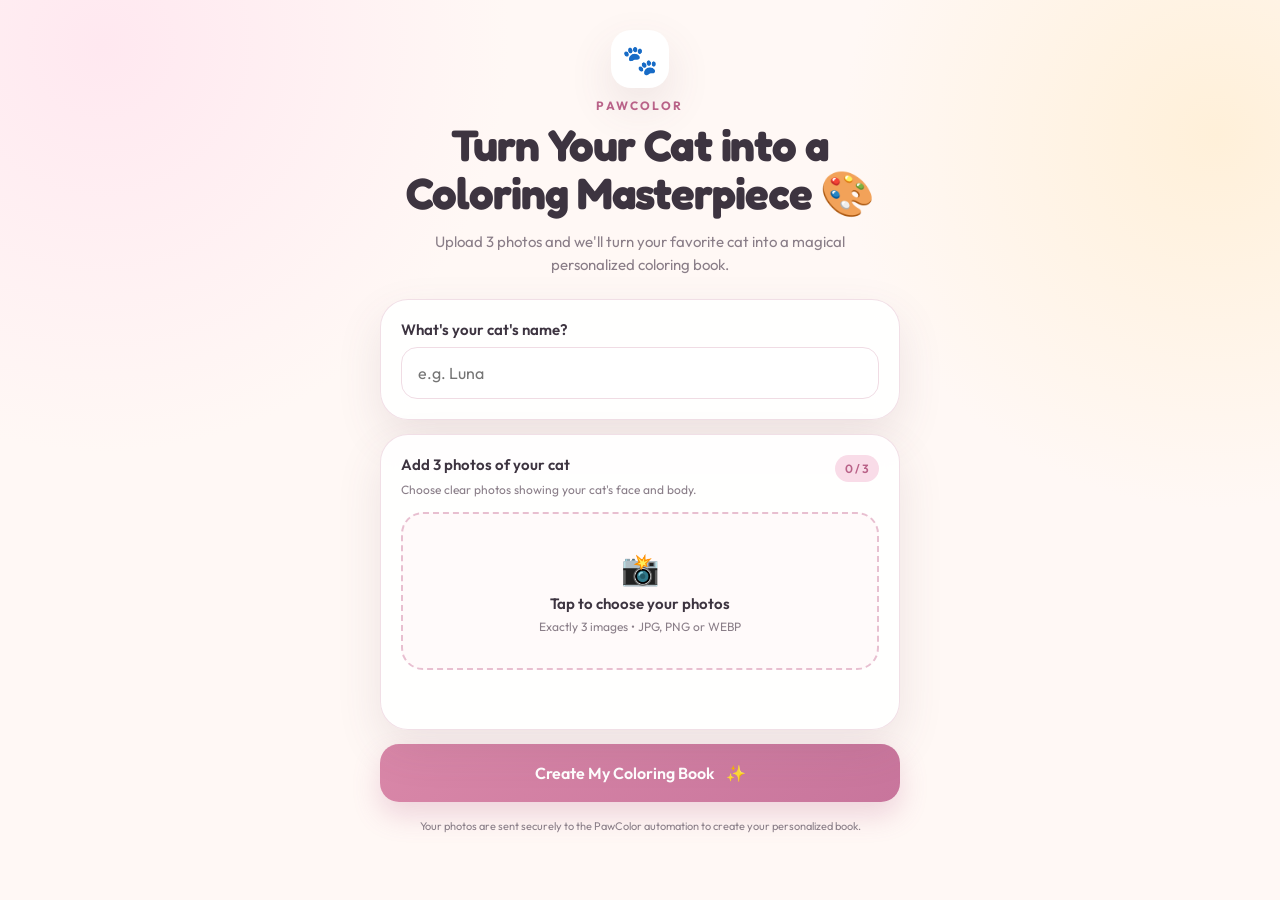
<file: index.html>
<!doctype html>
<html lang="en">
<head>
    <meta charset="UTF-8">
    <meta name="viewport" content="width=device-width, initial-scale=1, viewport-fit=cover">
    <meta name="theme-color" content="#fff8f5">
    <title>PawColor — Personalized Cat Coloring Book</title>
    <link rel="preconnect" href="https://fonts.googleapis.com">
    <link rel="preconnect" href="https://fonts.gstatic.com" crossorigin>
    <link href="https://fonts.googleapis.com/css2?family=Fredoka:wght@400;500;600&family=Outfit:wght@400;500;600&display=swap" rel="stylesheet">
    <link rel="stylesheet" href="style.css">
    <script src="https://telegram.org/js/telegram-web-app.js"></script>
</head>
<body>
    <main class="app-shell">
        <section id="formView">
            <header class="hero">
                <div class="brand-mark" aria-hidden="true">🐾</div>
                <p class="eyebrow">PAWCOLOR</p>
                <h1>Turn Your Cat into a Coloring Masterpiece 🎨</h1>
                <p class="subtitle">Upload 3 photos and we'll turn your favorite cat into a magical personalized coloring book.</p>
            </header>

            <form id="bookForm" novalidate>
                <section class="card">
                    <label class="field-label" for="catName">What's your cat's name?</label>
                    <input id="catName" name="cat_name" type="text" maxlength="40" autocomplete="off" placeholder="e.g. Luna" required>
                </section>

                <section class="card">
                    <div class="upload-heading">
                        <div>
                            <label class="field-label" for="photos">Add 3 photos of your cat</label>
                            <p class="field-help">Choose clear photos showing your cat's face and body.</p>
                        </div>
                        <span id="photoCount" class="count-badge">0 / 3</span>
                    </div>

                    <label id="uploadZone" class="upload-zone" for="photos">
                        <span class="upload-icon" aria-hidden="true">📸</span>
                        <span class="upload-title">Tap to choose your photos</span>
                        <span class="upload-hint">Exactly 3 images • JPG, PNG or WEBP</span>
                    </label>
                    <input id="photos" type="file" accept="image/jpeg,image/png,image/webp" multiple required>
                    <div id="previewGrid" class="preview-grid" aria-live="polite"></div>
                    <p id="errorMessage" class="error-message" role="alert"></p>
                </section>

                <button id="submitBtn" class="primary-button" type="submit">
                    <span>Create My Coloring Book</span><span aria-hidden="true">✨</span>
                </button>
                <p class="privacy-note">Your photos are sent securely to the PawColor automation to create your personalized book.</p>
            </form>
        </section>

        <section id="loaderView" class="loader-screen hidden" aria-live="polite">
            <div class="magic-orbit" aria-hidden="true">🐱</div>
            <h2>The magic is happening…</h2>
            <p>We're creating your personalized coloring book. You can close this Mini App — your finished book will arrive here in Telegram in a few minutes.</p>
        </section>
    </main>

    <script src="script.js"></script>
</body>
</html>
</file>
<file: style.css>
:root {
    --bg: #fff8f5;
    --surface: rgba(255, 255, 255, 0.9);
    --surface-soft: #fff1ed;
    --text: #3d3440;
    --muted: #8a7e88;
    --accent: #d987a8;
    --accent-dark: #b96288;
    --accent-soft: #f9dce8;
    --border: #f0dce4;
    --shadow: 0 18px 45px rgba(111, 77, 93, 0.12);
    --radius-lg: 28px;
    --radius-md: 18px;
}

* { box-sizing: border-box; }

html { min-height: 100%; }

body {
    min-height: 100vh;
    margin: 0;
    padding: 20px 16px calc(28px + env(safe-area-inset-bottom));
    font-family: 'Outfit', system-ui, sans-serif;
    color: var(--text);
    background:
        radial-gradient(circle at 8% 5%, #ffe8f0 0, transparent 28%),
        radial-gradient(circle at 95% 15%, #fff0d9 0, transparent 26%),
        var(--bg);
}

button, input { font: inherit; }
button { -webkit-tap-highlight-color: transparent; }

.app-shell {
    width: min(100%, 520px);
    margin: 0 auto;
}

.hero { text-align: center; padding: 10px 8px 22px; }

.brand-mark {
    width: 58px;
    height: 58px;
    display: grid;
    place-items: center;
    margin: 0 auto 10px;
    border-radius: 20px;
    background: #fff;
    box-shadow: var(--shadow);
    font-size: 29px;
}

.eyebrow {
    margin: 0 0 8px;
    color: var(--accent-dark);
    font-size: 12px;
    font-weight: 700;
    letter-spacing: .18em;
}

h1, h2 { font-family: 'Fredoka', sans-serif; }

h1 {
    margin: 0 auto;
    max-width: 470px;
    font-size: clamp(30px, 8vw, 44px);
    line-height: 1.08;
    letter-spacing: -.025em;
}

.subtitle {
    max-width: 430px;
    margin: 14px auto 0;
    color: var(--muted);
    font-size: 15px;
    line-height: 1.55;
}

.card {
    margin-bottom: 14px;
    padding: 20px;
    border: 1px solid rgba(240, 220, 228, .9);
    border-radius: var(--radius-lg);
    background: var(--surface);
    box-shadow: var(--shadow);
    backdrop-filter: blur(12px);
}

.field-label { display: block; margin-bottom: 8px; font-weight: 600; font-size: 15px; }
.field-help { margin: 3px 0 0; color: var(--muted); font-size: 12px; line-height: 1.4; }

#catName {
    width: 100%;
    min-height: 52px;
    padding: 0 16px;
    border: 1.5px solid var(--border);
    border-radius: 16px;
    outline: none;
    color: var(--text);
    background: #fff;
    transition: border-color .2s, box-shadow .2s;
}

#catName:focus { border-color: var(--accent); box-shadow: 0 0 0 4px var(--accent-soft); }

.upload-heading { display: flex; align-items: flex-start; justify-content: space-between; gap: 12px; margin-bottom: 14px; }
.count-badge { flex: 0 0 auto; padding: 6px 10px; border-radius: 999px; background: var(--accent-soft); color: var(--accent-dark); font-size: 12px; font-weight: 600; }

.upload-zone {
    min-height: 158px;
    display: flex;
    flex-direction: column;
    align-items: center;
    justify-content: center;
    gap: 6px;
    padding: 20px;
    border: 2px dashed #e8bfd0;
    border-radius: 22px;
    text-align: center;
    cursor: pointer;
    background: #fffafa;
    transition: transform .2s, background .2s, border-color .2s;
}

.upload-zone:active, .upload-zone.dragging { transform: scale(.99); background: #fff2f7; border-color: var(--accent); }

.upload-icon { font-size: 31px; }
.upload-title { font-weight: 600; font-size: 15px; }
.upload-hint { color: var(--muted); font-size: 12px; }
#photos { position: absolute; width: 1px; height: 1px; opacity: 0; pointer-events: none; }

.preview-grid { display: grid; grid-template-columns: repeat(3, 1fr); gap: 10px; margin-top: 12px; }
.preview-item { position: relative; aspect-ratio: 1; overflow: hidden; border-radius: 16px; background: var(--surface-soft); border: 1px solid var(--border); }
.preview-item img { width: 100%; height: 100%; object-fit: cover; display: block; }
.preview-number { position: absolute; top: 7px; left: 7px; width: 24px; height: 24px; display: grid; place-items: center; border-radius: 50%; background: rgba(61,52,64,.72); color: white; font-size: 11px; font-weight: 600; }

.error-message { min-height: 18px; margin: 9px 2px 0; color: #b34e65; font-size: 12px; }

.primary-button {
    width: 100%;
    min-height: 58px;
    display: flex;
    align-items: center;
    justify-content: center;
    gap: 12px;
    border: 0;
    border-radius: 19px;
    color: #fff;
    background: linear-gradient(135deg, var(--accent), #c8759c);
    box-shadow: 0 13px 28px rgba(185, 98, 136, .24);
    font-weight: 600;
    font-size: 16px;
    cursor: pointer;
    transition: transform .18s, opacity .18s;
}

.primary-button:active { transform: translateY(1px); }
.primary-button:disabled { opacity: .65; cursor: wait; }

.loader-screen {
    padding: 42px 24px;
    border: 1px solid var(--border);
    border-radius: var(--radius-lg);
    background: var(--surface);
    text-align: center;
    box-shadow: var(--shadow);
}

.magic-orbit {
    width: 76px;
    height: 76px;
    display: grid;
    place-items: center;
    margin: 0 auto 20px;
    border: 7px solid var(--accent-soft);
    border-top-color: var(--accent);
    border-radius: 50%;
    font-size: 30px;
    animation: spin 1.2s linear infinite;
}

.loader-screen h2 { margin: 0 0 9px; font-size: 27px; }
.loader-screen p { margin: 0; color: var(--muted); line-height: 1.55; font-size: 14px; }
.privacy-note { margin: 17px 10px 0; color: var(--muted); text-align: center; font-size: 11px; }
.hidden { display: none !important; }

@keyframes spin { to { transform: rotate(360deg); } }

@media (prefers-reduced-motion: reduce) { * { scroll-behavior: auto !important; animation: none !important; transition: none !important; } }
</file>
